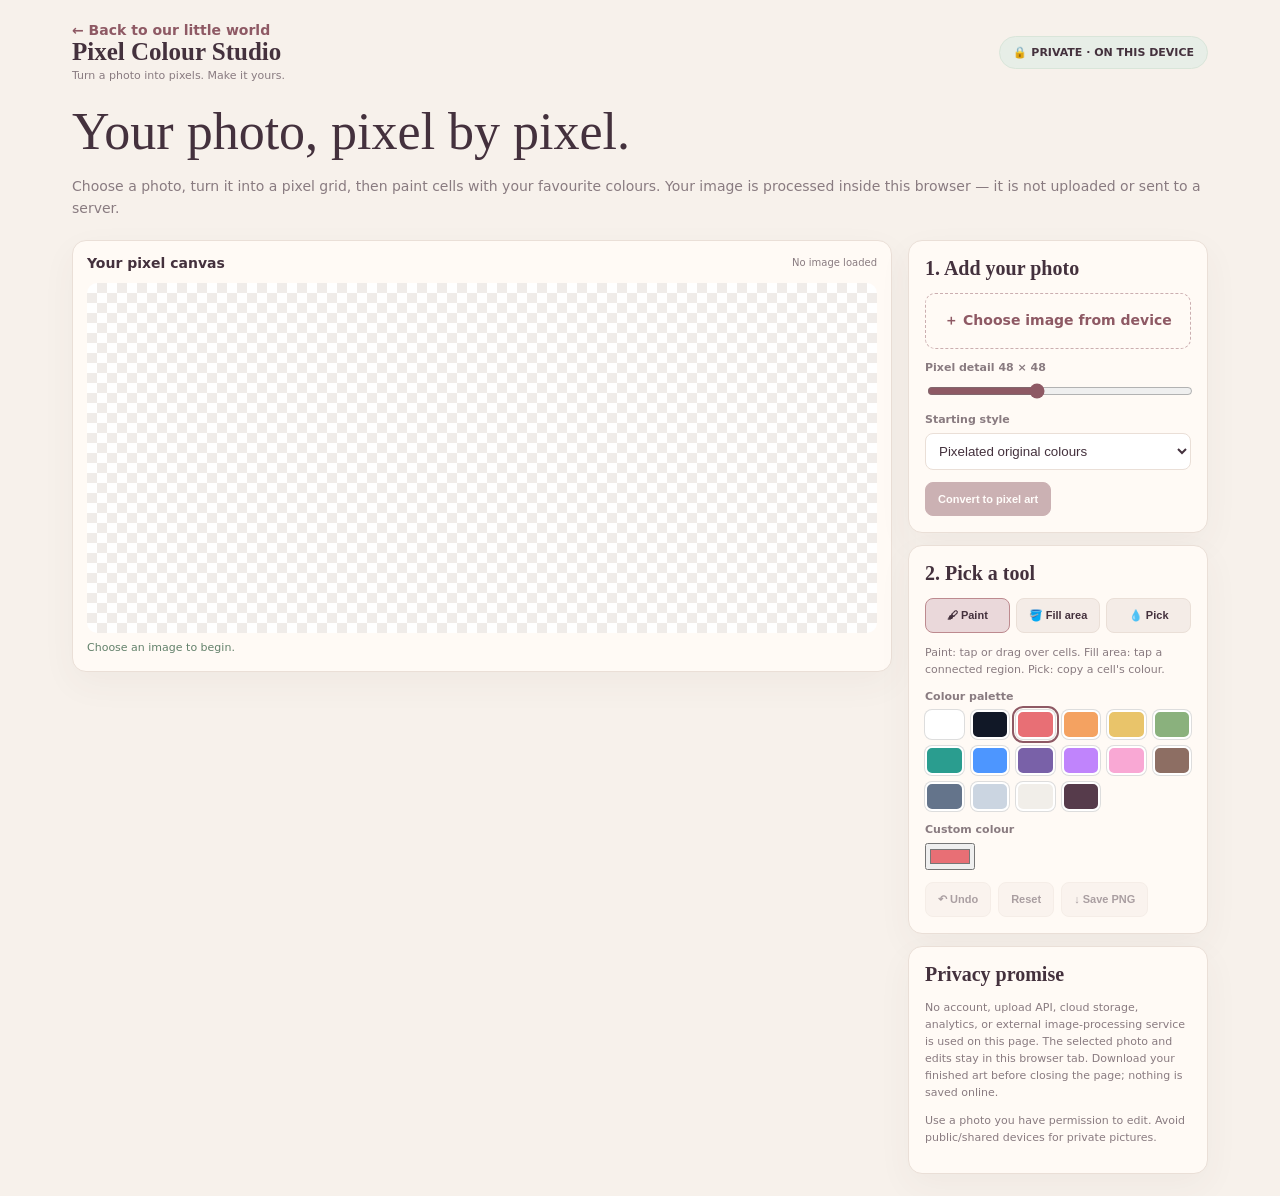
<file: pixel-art.html>
<!doctype html>
<html lang="en">
<head>
<meta charset="utf-8"><meta name="viewport" content="width=device-width,initial-scale=1">
<meta name="theme-color" content="#f7f1eb">
<title>Pixel Colour Studio — For My Devi</title>
<style>
:root{--bg:#f7f1eb;--panel:#fffaf5;--ink:#44313d;--muted:#897b80;--line:#eadfd7;--accent:#8e5964;--sage:#e7eee7}*{box-sizing:border-box}body{margin:0;background:var(--bg);color:var(--ink);font:14px system-ui,-apple-system,Segoe UI,sans-serif}.wrap{max-width:1180px;margin:auto;padding:22px}.top{display:flex;align-items:center;justify-content:space-between;gap:12px;margin-bottom:20px}.back{color:var(--accent);text-decoration:none;font-weight:650}.brand{font:600 25px Georgia,serif}.brand small{display:block;font:11px system-ui;color:var(--muted);margin-top:3px}.privacy{background:var(--sage);border:1px solid #d9e5d9;border-radius:999px;padding:9px 13px;font-size:11px;font-weight:650}.intro{margin:20px 0}.intro h1{font:500 clamp(34px,5vw,52px) Georgia,serif;margin:8px 0}.intro p{color:var(--muted);line-height:1.6}.layout{display:grid;grid-template-columns:minmax(0,1fr) 300px;gap:16px;align-items:start}.stage,.panel{background:var(--panel);border:1px solid var(--line);border-radius:14px;box-shadow:0 12px 35px #5136420c}.stage{padding:14px;min-height:400px}.stage-head{display:flex;justify-content:space-between;align-items:center;gap:10px;flex-wrap:wrap;margin-bottom:12px}.canvas-wrap{min-height:350px;display:grid;place-items:center;overflow:auto;background-color:#fff;background-image:linear-gradient(45deg,#f0ece9 25%,transparent 25%),linear-gradient(-45deg,#f0ece9 25%,transparent 25%),linear-gradient(45deg,transparent 75%,#f0ece9 75%),linear-gradient(-45deg,transparent 75%,#f0ece9 75%);background-size:20px 20px;background-position:0 0,0 10px,10px -10px,-10px 0;border-radius:10px;padding:12px}canvas{max-width:100%;height:auto;image-rendering:pixelated;touch-action:manipulation;cursor:crosshair}.side{display:grid;gap:12px}.panel{padding:16px}.panel h2{font:600 20px Georgia,serif;margin:0 0 13px}.upload{display:block;border:1.5px dashed #cbaeb0;border-radius:10px;padding:18px;text-align:center;color:var(--accent);font-weight:650;cursor:pointer}.upload input{display:none}.field{display:grid;gap:7px;margin:12px 0}.field label{font-size:11px;color:var(--muted);font-weight:650}.field input[type=range]{width:100%;accent-color:var(--accent)}.field select{padding:9px;border:1px solid var(--line);border-radius:8px;background:white;color:var(--ink)}.btns{display:flex;gap:7px;flex-wrap:wrap}.btn{border:1px solid var(--line);border-radius:8px;background:#f4ece7;color:var(--ink);padding:10px 12px;font-weight:650;font-size:11px;cursor:pointer}.btn.primary{background:var(--accent);border-color:var(--accent);color:white}.btn:disabled{opacity:.45;cursor:not-allowed}.palette{display:grid;grid-template-columns:repeat(6,1fr);gap:7px}.swatch{height:29px;border-radius:7px;border:2px solid white;box-shadow:0 0 0 1px #ddd;cursor:pointer}.swatch.active{outline:2px solid var(--accent);outline-offset:2px}.tools{display:grid;grid-template-columns:repeat(3,1fr);gap:6px}.tool.active{background:#ead8da;border-color:#bd8a8f}.hint{font-size:11px;color:var(--muted);line-height:1.55}.status{font-size:11px;color:#63816b;min-height:16px;margin-top:8px}.stats{font-size:10px;color:var(--muted)}@media(max-width:800px){.wrap{padding:15px}.layout{grid-template-columns:1fr}.side{grid-template-columns:1fr 1fr}.stage{min-height:300px}.canvas-wrap{min-height:280px}.privacy{font-size:9px;padding:8px}.brand{font-size:21px}}@media(max-width:480px){.side{grid-template-columns:1fr}.top{align-items:flex-start}.intro{margin:12px 0}.canvas-wrap{min-height:250px}}
</style>
</head>
<body><main class="wrap">
<header class="top"><div><a class="back" href="index.html">← Back to our little world</a><div class="brand">Pixel Colour Studio<small>Turn a photo into pixels. Make it yours.</small></div></div><div class="privacy">🔒 PRIVATE · ON THIS DEVICE</div></header>
<section class="intro"><h1>Your photo, pixel by pixel.</h1><p>Choose a photo, turn it into a pixel grid, then paint cells with your favourite colours. Your image is processed inside this browser — it is not uploaded or sent to a server.</p></section>
<div class="layout"><section class="stage"><div class="stage-head"><strong id="stageTitle">Your pixel canvas</strong><span class="stats" id="stats">No image loaded</span></div><div class="canvas-wrap"><canvas id="art" width="320" height="320" aria-label="Pixel art colouring canvas"></canvas></div><div class="status" id="status" aria-live="polite">Choose an image to begin.</div></section>
<aside class="side">
<section class="panel"><h2>1. Add your photo</h2><label class="upload">＋ Choose image from device<input id="file" type="file" accept="image/*"></label><div class="field"><label for="size">Pixel detail <b id="sizeLabel">48 × 48</b></label><input id="size" type="range" min="12" max="100" value="48"></div><div class="field"><label for="mode">Starting style</label><select id="mode"><option value="color">Pixelated original colours</option><option value="gray">Black & white outline base</option><option value="blank">Blank white colouring grid</option></select></div><button class="btn primary" id="convert" disabled>Convert to pixel art</button></section>
<section class="panel"><h2>2. Pick a tool</h2><div class="tools"><button class="btn tool active" data-tool="paint">🖌 Paint</button><button class="btn tool" data-tool="fill">🪣 Fill area</button><button class="btn tool" data-tool="pick">💧 Pick</button></div><p class="hint">Paint: tap or drag over cells. Fill area: tap a connected region. Pick: copy a cell's colour.</p><div class="field"><label>Colour palette</label><div class="palette" id="palette"></div></div><div class="field"><label for="custom">Custom colour</label><input id="custom" type="color" value="#e86f75"></div><div class="btns"><button class="btn" id="undo" disabled>↶ Undo</button><button class="btn" id="reset" disabled>Reset</button><button class="btn" id="download" disabled>↓ Save PNG</button></div></section>
<section class="panel"><h2>Privacy promise</h2><p class="hint">No account, upload API, cloud storage, analytics, or external image-processing service is used on this page. The selected photo and edits stay in this browser tab. Download your finished art before closing the page; nothing is saved online.</p><p class="hint">Use a photo you have permission to edit. Avoid public/shared devices for private pictures.</p></section>
</aside></div></main>
<script>
(()=>{'use strict';
const $=id=>document.getElementById(id),canvas=$('art'),ctx=canvas.getContext('2d',{willReadFrequently:true});
const colours=['#ffffff','#111827','#e86f75','#f4a261','#e9c46a','#8ab17d','#2a9d8f','#4d96ff','#7961a8','#c084fc','#f9a8d4','#8d6e63','#64748b','#cbd5e1','#f1eee9','#563b4b'];
let source=null,grid=null,w=0,h=0,tool='paint',chosen='#e86f75',history=[],painting=false,lastCell=-1;
const palette=$('palette');
colours.forEach(c=>{const b=document.createElement('button');b.className='swatch'+(c===chosen?' active':'');b.style.background=c;b.title=c;b.setAttribute('aria-label','Choose '+c);b.onclick=()=>{chosen=c;syncPalette()};palette.append(b)});
function syncPalette(){[...palette.children].forEach(b=>b.classList.toggle('active',b.title===chosen));$('custom').value=chosen}
$('custom').addEventListener('input',e=>{chosen=e.target.value;syncPalette()});
function message(s){$('status').textContent=s}
function draw(){if(!grid)return;const cell=8,scale=Math.min(1,760/(w*cell),520/(h*cell));const cw=Math.max(1,Math.floor(w*cell*scale)),ch=Math.max(1,Math.floor(h*cell*scale));canvas.width=w;canvas.height=h;canvas.style.width=cw+'px';canvas.style.height=ch+'px';const im=ctx.createImageData(w,h);for(let i=0;i<grid.length;i++){const c=grid[i];im.data[i*4]=c[0];im.data[i*4+1]=c[1];im.data[i*4+2]=c[2];im.data[i*4+3]=255}ctx.putImageData(im,0,0);$('stats').textContent=w+' × '+h+' · '+(w*h).toLocaleString()+' cells'}
function saveHistory(){history.push(grid.map(c=>c.slice()));if(history.length>40)history.shift();$('undo').disabled=false}
function rgb(hex){const n=parseInt(hex.slice(1),16);return[(n>>16)&255,(n>>8)&255,n&255]}
function cellAt(e){const r=canvas.getBoundingClientRect();const x=Math.floor((e.clientX-r.left)/r.width*w),y=Math.floor((e.clientY-r.top)/r.height*h);return x<0||y<0||x>=w||y>=h?-1:y*w+x}
function setCell(i){if(i<0||!grid)return;grid[i]=rgb(chosen);draw()}
function fill(start){if(start<0)return;const target=grid[start].join(','),replacement=rgb(chosen);if(target===replacement.join(','))return;const stack=[start],seen=new Uint8Array(grid.length);while(stack.length){const i=stack.pop();if(i<0||i>=grid.length||seen[i]||grid[i].join(',')!==target)continue;seen[i]=1;grid[i]=replacement;const x=i%w;if(x>0)stack.push(i-1);if(x<w-1)stack.push(i+1);if(i>=w)stack.push(i-w);if(i<grid.length-w)stack.push(i+w)}}
function applyAt(i){if(i<0)return;if(tool==='pick'){const c=grid[i];chosen='#'+c.map(v=>v.toString(16).padStart(2,'0')).join('');syncPalette();message('Colour picked: '+chosen);return}if(tool==='fill')fill(i);else setCell(i);draw()}
canvas.addEventListener('pointerdown',e=>{if(!grid)return;e.preventDefault();canvas.setPointerCapture(e.pointerId);if(tool!=='paint'){saveHistory();applyAt(cellAt(e));return}saveHistory();painting=true;lastCell=-1;const i=cellAt(e);if(i>=0){setCell(i);lastCell=i}});
canvas.addEventListener('pointermove',e=>{if(!painting||!grid)return;const i=cellAt(e);if(i>=0&&i!==lastCell){setCell(i);lastCell=i}});
function end(){painting=false;lastCell=-1}canvas.addEventListener('pointerup',end);canvas.addEventListener('pointercancel',end);
document.querySelectorAll('[data-tool]').forEach(b=>b.onclick=()=>{tool=b.dataset.tool;document.querySelectorAll('[data-tool]').forEach(x=>x.classList.toggle('active',x===b))});
$('file').addEventListener('change',e=>{const f=e.target.files&&e.target.files[0];if(!f)return;if(!f.type.startsWith('image/')){message('Please choose an image file.');return}if(f.size>15*1024*1024){message('Please choose an image smaller than 15 MB.');e.target.value='';return}const url=URL.createObjectURL(f),img=new Image();img.onload=()=>{source=img;$('convert').disabled=false;$('stageTitle').textContent='Ready to convert';message('Photo loaded locally. Nothing has been uploaded.');URL.revokeObjectURL(url)};img.onerror=()=>{message('Could not read this image. Try another file.');URL.revokeObjectURL(url)};img.src=url});
function convert(){if(!source)return;const max=+$('size').value;const ratio=source.width/source.height;w=ratio>=1?max:Math.max(1,Math.round(max*ratio));h=ratio>=1?Math.max(1,Math.round(max/ratio)):max;const tmp=document.createElement('canvas');tmp.width=w;tmp.height=h;const t=tmp.getContext('2d',{willReadFrequently:true});t.imageSmoothingEnabled=true;t.drawImage(source,0,0,w,h);const data=t.getImageData(0,0,w,h).data;grid=[];const mode=$('mode').value;for(let i=0;i<w*h;i++){let r=data[i*4],g=data[i*4+1],b=data[i*4+2];if(mode==='gray'){const v=Math.round((r*.299+g*.587+b*.114)/32)*32;r=g=b=v}if(mode==='blank')r=g=b=255;grid.push([r,g,b])}history=[];$('undo').disabled=true;['reset','download'].forEach(id=>$(id).disabled=false);$('stageTitle').textContent='Pixel art · ready to colour';draw();message('Done! Choose Paint or Fill area and start colouring.')};
$('convert').onclick=convert;$('size').oninput=e=>$('sizeLabel').textContent=e.target.value+' × '+e.target.value;
$('undo').onclick=()=>{if(!history.length)return;grid=history.pop();$('undo').disabled=!history.length;draw();message('Last change undone.')};
$('reset').onclick=()=>{if(!source)return;convert();message('Pixel art reset to the original converted image.')};
$('download').onclick=()=>{if(!grid)return;const out=document.createElement('canvas');out.width=w;out.height=h;const o=out.getContext('2d'),im=o.createImageData(w,h);grid.forEach((c,i)=>{im.data.set([c[0],c[1],c[2],255],i*4)});o.putImageData(im,0,0);const a=document.createElement('a');a.download='my-pixel-art.png';a.href=out.toDataURL('image/png');a.click();message('PNG downloaded to your device.')};
draw();
})();
</script></body></html>
</file>
